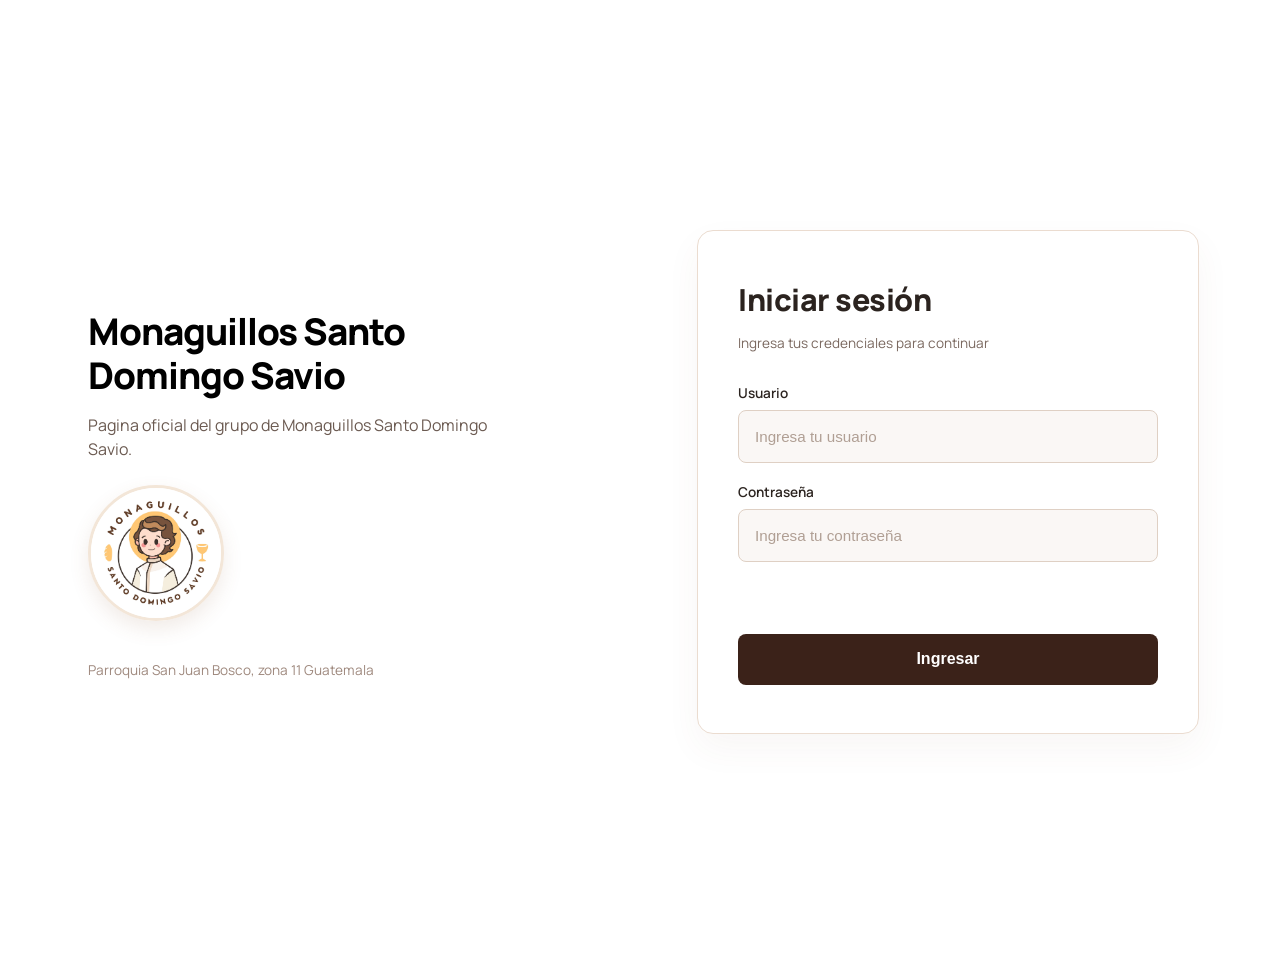
<file: index.html>
<!DOCTYPE html>
<html lang="es">
<head>
    <meta charset="UTF-8">
    <meta name="viewport" content="width=device-width, initial-scale=1.0">
    <title>Monaguillos Santo Domingo Savio - Iniciar Sesión</title>
    <!-- Fuentes de Google Fonts (Manrope) -->
    <link rel="preconnect" href="https://fonts.googleapis.com">
    <link rel="preconnect" href="https://fonts.gstatic.com" crossorigin>
    <link href="https://fonts.googleapis.com/css2?family=Manrope:wght@400;600;700;800&display=swap" rel="stylesheet">
    
    <!-- Archivos CSS -->
    <link rel="stylesheet" href="style.css">
    <link rel="stylesheet" href="banner.css">
    <link rel="stylesheet" href="graphics.css">
</head>
<body>
    <main class="main-banner">
        <div class="grid-container">
            
            <!-- Columna Izquierda: Título, descripción y la imagen integrada debajo -->
            <div class="content">
                <h1 class="s-center">
                    Monaguillos <span class="line-2">Santo</span><br>
                    <span class="line-2">Domingo Savio</span>
                </h1>
                <p class="description s-center">
                    Pagina oficial del grupo de Monaguillos Santo Domingo Savio.
                </p>
                
                <!-- Imagen colocada debajo de la descripción con la etiqueta img y atributo src -->
                <div class="logo-container">
                    <img src="logo.jpg" alt="Monaguillos Santo Domingo Savio" class="banner-logo">
                </div>

                <div class="footer-left">
                    Parroquia San Juan Bosco, zona 11 Guatemala
                </div>
            </div>

            <!-- Columna Derecha: Formulario de Login -->
            <div class="graphic">
                <div class="graphics-circles">
                    <div class="glow-effect"></div>
                </div>

                <div class="login-wrapper">
                    <div class="login-header">
                        <h2>Iniciar sesión</h2>
                        <p>Ingresa tus credenciales para continuar</p>
                    </div>

                    <form id="loginForm" class="login-form">
                        <div class="input-group">
                            <label for="usuario">Usuario</label>
                            <input type="text" id="usuario" placeholder="Ingresa tu usuario" required>
                        </div>

                        <div class="input-group">
                            <label for="contrasena">Contraseña</label>
                            <input type="password" id="contrasena" placeholder="Ingresa tu contraseña" required>
                        </div>

                        <div id="mensajeError" class="mensaje-error"></div>

                        <button type="submit" class="btn-ingresar">Ingresar</button>
                    </form>
                </div>
            </div>

        </div>
    </main>

    <!-- Archivo JavaScript -->
    <script src="script.js"></script>
</body>
</html>
</file>
<file: style.css>
/* ==========================================================
   ESTILOS GENERALES Y TIPOGRAFÍA UNIFICADA
   ========================================================== */
body {
    background-color: #ffffff;
    color: #3d342f;
    font-family: 'Manrope', sans-serif;
    margin: 0;
    padding: 0;
}

/* ==========================================================
   ESTILOS DE LOGIN (Ventana Anterior)
   ========================================================== */
.main-banner {
    background-color: #ffffff;
    padding: 2.5rem 1rem;
    min-height: 100vh;
    display: flex;
    align-items: center;
    justify-content: center;
}

.grid-container {
    max-width: 1200px;
    width: 100%;
    margin: 0 auto;
    display: grid;
    grid-template-columns: 1fr;
    gap: 2rem;
}

@media screen and (min-width: 1024px) {
    .grid-container {
        grid-template-columns: 1fr 1fr;
        align-items: center;
    }
}

.content {
    position: relative;
    padding: 2.5rem 3rem;
    z-index: 2;
    background: #ffffff;
}

.content h1 {
    font-weight: 800;
    font-size: 2.3rem;
    line-height: 1.2;
    margin-bottom: 1rem;
    letter-spacing: -1px;
    color: #000000;
}

.content h1 .line-2 {
    color: #000000;
}

.content .description {
    font-size: 1rem;
    color: #6b5a51;
    max-width: 400px;
    line-height: 1.5;
    margin-bottom: 1.5rem;
}

.logo-container {
    margin: 1.2rem 0;
    display: flex;
    align-items: center;
}

.banner-logo {
    width: 130px;
    height: 130px;
    object-fit: cover;
    border-radius: 50%;
    border: 3px solid #f3e6d8;
    box-shadow: 0 8px 20px rgba(138, 93, 60, 0.12);
}

.graphic {
    position: relative;
    display: flex;
    flex-direction: column;
    justify-content: center;
    align-items: center;
    padding: 2rem;
    background: #ffffff; 
}

.login-wrapper {
    position: relative;
    z-index: 2;
    width: 100%;
    max-width: 420px;
    background: #ffffff;
    padding: 3rem 2.5rem;
    border-radius: 1rem;
    border: 1px solid #ebdcd0;
    box-shadow: 0 15px 35px rgba(120, 80, 50, 0.05);
}

.login-header h2 {
    font-size: 1.9rem;
    margin: 0 0 0.5rem 0;
    font-weight: 800;
    color: #2b231f;
}

.login-header p {
    font-size: 0.85rem;
    color: #7a685f;
    margin-bottom: 2rem;
}

.input-group {
    margin-bottom: 1.25rem;
    display: flex;
    flex-direction: column;
}

.input-group label {
    font-size: 0.85rem;
    margin-bottom: 0.5rem;
    font-weight: 600;
    color: #4a3d36;
}

.input-group input {
    height: 3.2rem;
    background: #faf7f5;
    border: 1px solid #dfd0c4;
    padding: 0 1rem;
    border-radius: 0.5rem;
    color: #2b231f;
    font-size: 0.95rem;
    outline: none;
    transition: all 0.3s ease;
}

.input-group input:focus {
    border-color: #a36232;
    background: #ffffff;
    box-shadow: 0 0 0 3px rgba(163, 98, 50, 0.12);
}

.btn-ingresar {
    width: 100%;
    height: 3.2rem;
    background-color: #a36232;
    color: #ffffff;
    border: none;
    border-radius: 0.5rem;
    font-size: 1rem;
    font-weight: 800;
    cursor: pointer;
    margin-top: 1rem;
    transition: all 0.3s ease;
}

.btn-ingresar:hover {
    background-color: #3b2219;
    box-shadow: 0 4px 15px rgba(163, 98, 50, 0.25);
}

.mensaje-error {
    font-size: 0.85rem;
    margin-bottom: 1rem;
    text-align: center;
    font-weight: 600;
    min-height: 20px;
    color: #a36232 !important;
}

/* ==========================================================
   ESTILOS DE DASHBOARD (Ventana Posterior al Login)
   ========================================================== */
.dashboard-layout {
    display: flex;
    min-height: 100vh;
    background-color: #ffffff;
}

/* Sidebar (Barra Lateral) - Café oscuro y elegante */
.dashboard-sidebar {
    width: 260px;
    background-color: #3b2219; /* Tono café oscuro sofisticado */
    color: #ffffff;
    display: flex;
    flex-direction: column;
    padding: 1.5rem 0;
}

.sidebar-logo {
    padding: 0 1.5rem 1.5rem 1.5rem;
    font-size: 1.4rem;
    font-weight: 800;
    letter-spacing: 1px;
    border-bottom: 1px solid rgba(255, 255, 255, 0.1);
}

.sidebar-menu {
    list-style: none;
    padding: 1rem 0;
    margin: 0;
}

.sidebar-menu li a {
    display: block;
    padding: 0.85rem 1.5rem;
    color: #d4c5bd;
    text-decoration: none;
    font-weight: 600;
    font-size: 0.95rem;
    transition: all 0.3s ease;
}

.sidebar-menu li.active a,
.sidebar-menu li a:hover {
    background-color: #ffffff;
    color: #3b2219; /* Coincide con el nuevo tono principal */
    border-left: 4px solid #5c3528; 
}

/* Contenido Principal del Dashboard */
.dashboard-main-content {
    flex: 1;
    background-color: #ffffff;
    display: flex;
    flex-direction: column;
}

.dashboard-topbar {
    display: flex;
    justify-content: space-between;
    align-items: center;
    padding: 1.5rem 2.5rem;
    border-bottom: 1px solid #e6d7d0;
}

.dashboard-title h1 {
    font-size: 2.1rem;
    font-weight: 800;
    color: #2b1a14;
    margin: 0 0 0.3rem 0;
}

.dashboard-title p {
    font-size: 1.3rem;
    color: #7a6157;
    margin: 0;
}

/* Contenedor derecho (Perfil + Botón de Salida) */
.topbar-right {
    display: flex;
    align-items: center;
    gap: 1rem;
}

.user-profile-badge {
    background: #ffffff;
    border: 1px solid #e6d7d0;
    padding: 0.5rem 1rem;
    border-radius: 0.5rem;
    text-align: right;
    box-shadow: 0 4px 12px rgba(59, 34, 25, 0.04);
}

.user-profile-badge .user-name {
    display: block;
    font-weight: 700;
    font-size: 0.9rem;
    color: #2b1a14;
}

.user-profile-badge .user-role {
    font-size: 0.75rem;
    color: #7c4430; /* Tono café terracota más sobrio */
}

/* Botón de Cerrar Sesión */
.btn-cerrar-sesion {
    background-color: #ffffff;
    color: #3b2219;
    border: 1.7px solid #3b2219;
    padding: 0.8rem 1.3rem;
    border-radius: 0.8rem;
    font-family: 'Manrope', sans-serif;
    font-weight: 700;
    font-size: 1rem;
    text-decoration: none;
    cursor: pointer;
    transition: all 0.3s ease;
    box-shadow: 0 4px 12px rgba(59, 34, 25, 0.04);
}

.btn-cerrar-sesion:hover {
    background-color: #e8cccc;
    border-color: #FF0000;
    box-shadow: 0 4px 15px rgba(59, 34, 25, 0.12);
}

/* Cuerpo de métricas y tarjetas */
.dashboard-content-body {
    padding: 2.5rem;
}

.metrics-grid {
    display: grid;
    grid-template-columns: repeat(auto-fit, minmax(220px, 1fr));
    gap: 1.5rem;
    margin-bottom: 2.5rem;
}

.metric-card {
    background: #ffffff;
    border: 1px solid #e6d7d0;
    padding: 1.5rem;
    border-radius: 0.75rem;
    box-shadow: 0 10px 25px rgba(59, 34, 25, 0.03);
}

.metric-card h3 {
    font-size: 0.85rem;
    color: #7a6157;
    margin: 0 0 0.5rem 0;
    font-weight: 600;
}

.metric-card .metric-value {
    font-size: 2.2rem;
    font-weight: 800;
    color: #2b1a14;
    margin: 0 0 0.3rem 0;
}

.metric-card .metric-desc {
    font-size: 0.75rem;
    color: #a18b80;
    margin: 0;
}

/* Tarjeta de Actividad Reciente */
.recent-activity-card {
    background: #ffffff;
    border: 1px solid #e6d7d0;
    border-radius: 0.75rem;
    padding: 2rem;
    box-shadow: 0 10px 25px rgba(59, 34, 25, 0.03);
}

.activity-header {
    display: flex;
    justify-content: space-between;
    align-items: center;
    margin-bottom: 1.5rem;
}

.activity-header h2 {
    font-size: 1.2rem;
    font-weight: 800;
    color: #2b1a14;
    margin: 0 0 0.2rem 0;
}

.activity-header p {
    font-size: 0.8rem;
    color: #7a6157;
    margin: 0;
}

.btn-nuevo-paquete {
    background-color: #3b2219; /* Café oscuro elegante */
    color: #ffffff;
    border: none;
    padding: 0.6rem 1.2rem;
    border-radius: 0.5rem;
    font-family: 'Manrope', sans-serif;
    font-weight: 700;
    font-size: 0.9rem;
    cursor: pointer;
    transition: all 0.3s ease;
}

.btn-nuevo-paquete:hover {
    background-color: #5c3528; /* Tono ligeramente más claro al pasar el mouse */
    box-shadow: 0 4px 12px rgba(59, 34, 25, 0.25);
}

.activity-table-wrapper {
    width: 100%;
    overflow-x: auto;
}

.activity-table {
    width: 100%;
    border-collapse: collapse;
    text-align: left;
}

.activity-table th {
    font-size: 0.85rem;
    color: #7a6157;
    font-weight: 700;
    padding: 0.75rem 1rem;
    border-bottom: 1px solid #e6d7d0;
}

.activity-table td.empty-state {
    padding: 2.5rem 1rem;
    text-align: center;
    color: #a18b80;
    font-size: 0.9rem;
}

.about-container {
    display: flex;
    flex-direction: column;
    gap: 2rem;
}

/* Tarjeta base con imagen de fondo */

.hero-card_2 {
    position: relative;
    width: 100%;
    min-height: 500px; /* <--- Cambia este valor a más (ej. 600px) */
    border-radius: 1rem;
    background-size: cover;
    background-position: center;
    overflow: hidden;
    box-shadow: 0 10px 25px rgba(59, 34, 25, 0.08);
}
.hero-card_4 {
    position: relative;
    width: 40%;
    min-height: 350px; /* <--- Cambia este valor a más (ej. 600px) */
    border-radius: 1rem;
    background-size: cover;
    background-position: center;
    overflow: hidden;
    box-shadow: 0 10px 25px rgba(59, 34, 25, 0.08);
}
/* Reemplaza 'img/mision.jpg' y 'img/vision.jpg' con las rutas reales de tus fotografías */
.mision-bg {
    background-image: url('mision.jpeg'); 
}

.vision-bg {
    background-image: url('vision.jpeg'); 
}
.fondo-bg {
    background-image: url('coordi.jpeg'); 
}
.fondo2-bg {
    background-image: url('j.jpg'); 
}
.fondo3-bg {
    background-image: url('corazon.jpeg');
}
.fondo4-bg {
    background-image: url('img6.jpeg');
}
.fondo5-bg {
    background-image: url('img25.jpeg');
}
.fondo6-bg {
    background-image: url('rosario.jpg');
}
.fondo7-bg {
    background-image: url('tesoreria.jpg');
}
.fondo10-bg {
    background-image: url('secre.jpeg');
}
.fondo11-bg {
    background-image: url('comu.jpeg');
}
.fondo12-bg {
    background-image: url('al.jpg');
}
.card-overlay_2 {
    position: absolute;
    top: 0;
    left: 0;
    width: 100%;
    height: 100%;
    background-color: rgba(40, 35, 33, 0.75); /* Tono café oscuro semitransparente */
    backdrop-filter: blur(1px); /* Efecto difuminado elegante */
    display: flex;
    flex-direction: column;
    justify-content: flex-start; /* Manda el contenido hacia la parte superior */
    padding: 0 3rem 2.5rem 3rem;
}


/* Estilos de tipografía en color blanco para resaltar sobre el fondo */
.card-overlay h2 {
    font-size: 2.2rem;
    font-weight: 800;
    color: #ffffff;
    margin-bottom: 0.8rem;
    font-family: 'Manrope', sans-serif;
}
.card-overlay_2 h2 {
    font-size: 2rem;
    font-weight: 800;
    color: #ffffff;
    margin-bottom: 0.8rem;
    font-family: 'Manrope', sans-serif;
}

.card-overlay p {
    font-size: 1.2rem;
    color: #f3eae6;
    line-height: 1.6;
    margin: 0;
    max-width: 900px;
    font-family: 'Manrope', sans-serif;
}
.card-overlay_2 p {
    font-size: 1rem;
    color: #f3eae6;
    line-height: 1.6;
    margin: 0;
    max-width: 900px;
    font-family: 'Manrope', sans-serif;
}
.card-overlay_2 h1 {
    font-size: 1.5rem;
    color: #f3eae6;
    line-height: 1.6;
    margin: 0;
    max-width: 900px;
    font-family: 'Manrope', sans-serif;
}

/* Color por defecto para los elementos de la barra */
.sidebar-menu li a {
    display: block;
    padding: 0.85rem 1.5rem;
    color: #d4c5bd;
    text-decoration: none;
    font-weight: 600;
    font-size: 0.95rem;
    transition: all 0.25s ease;
    border-radius: 0 20px 20px 0;
    margin-right: 15px;
}

.sidebar-menu li a:hover {
    background-color: rgba(255, 255, 255, 0.08);
    color: #ffffff;
}

/* Estilo exclusivo para el botón activo en la página actual (Fondo Blanco) */
.sidebar-menu li.active a {
    background-color: #ffffff;
    color: #3b2219;
    font-weight: 700;
    box-shadow: 0 4px 12px rgba(0, 0, 0, 0.1);
}
.inicio-bg {
    background-image: url('inicio.jpeg'); 
}
.dashboard-content-body {
    display: flex;
    flex-direction: column;
    flex: 1;
}

.about-container {
    display: flex;
    flex-direction: column;
    flex: 1;
    height: 100%;
}

.hero-card {
    position: relative;
    width: 100%;
    flex: 1;
    min-height: 400px; /* Puedes ajustar esta altura mínima según prefieras */
    border-radius: 1rem;
    background-size: cover;
    background-position: center;
    overflow: hidden;
    box-shadow: 0 10px 25px rgba(59, 34, 25, 0.08);
}

/* Estilo para los enlaces dentro de las tarjetas */
.card-overlay p a,
.card-overlay_2 p a,
.card-overlay li a,
.card-overlay_2 li a {
    color: #6eacde; /* Color marfil claro similar al de tus textos */
    text-decoration: underline; /* Muestra que es un enlace */
    
    transition: color 0.2s ease;
}

/* Efecto cuando pasan el ratón por encima del enlace */
.card-overlay p a:hover,
.card-overlay_2 p a:hover,
.card-overlay li a:hover,
.card-overlay_2 li a:hover {
    color: #ffb787; /* Un tono cálido que resalta al pasar el mouse */
}
/* Contenedor de la tarjeta de video */
.video-card {
    position: relative;
    width: 100%;
    min-height: 500px; /* Ajusta la altura según lo necesites */
    border-radius: 1rem;
    overflow: hidden;
    box-shadow: 10px 25px rgba(59, 34, 25, 0.08);
}

/* Hace que el video ocupe exactamente el espacio del recuadro estándar */
.hero-card .bg-video {
    position: absolute;
    top: 0;
    left: 0;
    width: 100%;
    height: 100%;
    object-fit: cover; /* Evita que el video se estire o se deforme */
    z-index: 1;
}

/* 1. Tarjeta base con fondo sólido (mismo café del sidebar) */
.hero-card-solid {
    position: relative;
    width: 100%;
    /* Altura mínima para que no se vea vacía si no hay imagen */
    min-height: 400px; 
    border-radius: 1rem;
    background-color: #3b2219; /* Tono café oscuro de tu sistema */
    overflow: hidden;
    box-shadow: 0 10px 25px rgba(59, 34, 25, 0.08);
    display: flex;
    flex-direction: column;
}

/* 2. Bloque superior para textos y controles (padding) */
.card-content-header {
    padding: 2.5rem 3rem 1.5rem 3rem; /* padding inferior reducido */
}

/* Tipografía en blanco para resaltar */
.card-content-header h2 {
    font-size: 2.2rem;
    font-weight: 800;
    color: #ffffff;
    margin-bottom: 0.8rem;
    font-family: 'Manrope', sans-serif;
}

.card-content-header p,
.card-content-header li {
    font-size: 1.2rem;
    color: #f3eae6; /* Marfil claro */
    line-height: 1.6;
    margin: 0;
    font-family: 'Manrope', sans-serif;
}

.card-content-header p strong {
    font-weight: 700;
    color: #ffffff;
}

.card-content-header a {
    color: #ffb787; /* Un color cálido que resalte para los links */
    text-decoration: underline;
    word-break: break-all;
}

/* 3. Controles de imagen (botones) */
.image-controls {
    margin-top: 1.5rem;
    display: flex;
    gap: 1rem;
    align-items: center;
}

/* Botón Agregar: Café más claro o Terracota */
.btn-subir-imagen {
    background-color: #a36232; 
    color: #ffffff;
    padding: 0.6rem 1.2rem;
    border-radius: 0.5rem;
    font-family: 'Manrope', sans-serif;
    font-weight: 700;
    font-size: 0.9rem;
    cursor: pointer;
    transition: all 0.3s ease;
    display: inline-block;
}

.btn-subir-imagen:hover {
    background-color: #5c3528;
}

/* Botón Eliminar: Contorno terracota */
.btn-eliminar-imagen {
    background-color: transparent;
    color: #ffb787;
    border: 1.5px solid #ffb787;
    padding: 0.5rem 1rem;
    border-radius: 0.5rem;
    font-family: 'Manrope', sans-serif;
    font-weight: 700;
    font-size: 0.9rem;
    cursor: pointer;
    transition: all 0.3s ease;
}

.btn-eliminar-imagen:hover {
    background-color: #f4f4f4;
}

/* 4. Contenedor independiente para la Imagen de Contenido (espacio señalado) */
.content-image-display {
    width: 100%;
    padding: 0 3rem 2.5rem 3rem; /* Espaciado lateral y de fondo */
    margin-top: auto; /* Empuja el contenedor hacia abajo */
    box-sizing: border-box;
}

/* Estilo de la imagen: Nítida, sin opacidad y ajustada al ancho */
.content-image-display img {
    width: 100%;
    height: auto; /* Mantiene proporciones */
    max-height: 500px; /* Limita altura máxima para no romper el dashboard */
    border-radius: 0.75rem; /* Bordes redondeados sutiles para la imagen */
    object-fit: contain; /* Asegura que se vea completa */
    border: 1px solid rgba(255, 255, 255, 0.1); /* Un borde muy sutil opcional */
}
/* Tarjeta principal con fondo sólido café oscuro */
.hero-card-solid {
    position: relative;
    width: 100%;
    min-height: auto;
    border-radius: 1rem;
    background-color: #3b2219; /* Tono café institucional */
    box-shadow: 0 10px 25px rgba(59, 34, 25, 0.08);
    display: flex;
    flex-direction: column;
    overflow: hidden;
}

/* Espacio superior para títulos y enlaces */
.card-content-header {
    padding: 2.5rem 3rem 1.5rem 3rem;
}

.card-content-header h2 {
    font-size: 2.2rem;
    font-weight: 800;
    color: #ffffff;
    margin-bottom: 0.8rem;
    font-family: 'Manrope', sans-serif;
}

.card-content-header p,
.card-content-header li {
    font-size: 1.1rem;
    color: #f3eae6;
    line-height: 1.6;
    margin: 0;
    font-family: 'Manrope', sans-serif;
}

.card-content-header a {
    color: #ffb787;
    text-decoration: underline;
    word-break: break-all;
}

/* Controles de botones */
.image-controls {
    margin-top: 1.5rem;
    display: flex;
    gap: 1rem;
    align-items: center;
}

.btn-subir-imagen {
    background-color: #874430;
    color: #ffffff;
    border: 2.1px solid #0a0a0a;
    padding: 0.6rem 1.2rem;
    border-radius: 0.5rem;
    font-family: 'Manrope', sans-serif;
    font-weight: 700;
    font-size: 0.9rem;
    cursor: pointer;
    transition: all 0.3s ease;
    display: inline-block;
}

.btn-subir-imagen:hover {
    background-color: #825d51;
}

.btn-eliminar-imagen {
    background-color: #ffffff;
    color: #0a0a0a;
    border: 2.1px solid #0a0a0a;
    padding: 0.5rem 1rem;
    border-radius: 0.5rem;
    font-family: 'Manrope', sans-serif;
    font-weight: 700;
    font-size: 0.9rem;
    cursor: pointer;
    transition: all 0.3s ease;
}

.btn-eliminar-imagen:hover {
    background-color: rgba(226, 209, 208, 0.748);
}

/* Cuadro cuadrado exclusivo para la imagen (sin pasarse de la línea y sin difuminado) */
.content-image-box {
    width: calc(100% - 6rem); /* Respeta los 3rem de margen a cada lado */
    margin: 0 auto 2.5rem auto; /* Centrado y separado del borde inferior */
    background-color: #ffffff; /* Fondo blanco interno para el cuadro de la imagen */
    border-radius: 0.75rem;
    border: 2px solid rgba(255, 255, 255, 0.2);
    padding: 1rem;
    display: flex;
    justify-content: center;
    align-items: center;
    box-sizing: border-box;
}

/* Estilo de la imagen dentro de su cuadro */
.content-image-box img {
    width: 100%;
    height: auto;
    max-height: 450px;
    object-fit: contain; /* Muestra toda la imagen nítida sin recortarla */
    border-radius: 0.5rem;
    display: block;
}
/* Ruta de la imagen de fondo original para Calendario */
.calendario-bg {
    background-image: url('img/calendario.jpeg'); /* Verifica que la ruta y extensión coincidan con tu archivo */
}

/* Ajuste de la capa overlay para que acomode los textos arriba y la imagen abajo */
.card-overlay_2 {
    position: absolute;
    top: 0;
    left: 0;
    width: 100%;
    height: 100%;
    background-color: rgba(43, 26, 20, 0.75); /* Mantiene el fondo oscuro translúcido */
    backdrop-filter: blur(1px);
    display: flex;
    flex-direction: column;
    justify-content: flex-start;
    padding: 2.5rem 3rem;
    box-sizing: border-box;
    overflow-y: auto; /* Permite scroll interno si la tarjeta subida es muy grande */
}

/* Recuadro blanco independiente, nítido y cuadrado para la imagen nueva */
.content-image-box {
    width: 100%;
    max-width: 600px; /* Limita el ancho del recuadro para que mantenga forma cuadrada/ordenada */
    margin-top: 1.5rem;
    background-color: #ffffff; /* Cuadro blanco que resalta la imagen subida */
    border-radius: 0.75rem;
    padding: 0.75rem;
    box-shadow: 0 8px 20px rgba(0, 0, 0, 0.25);
    display: flex;
    justify-content: center;
    align-items: center;
    box-sizing: border-box;
}

.content-image-box img {
    width: 100%;
    height: auto;
    max-height: 400px;
    object-fit: contain; /* Imagen 100% nítida y ajustada */
    border-radius: 0.5rem;
    display: block;
}
/* ==========================================================
   MÓDULO DE SECCIÓN CON VIDEO (Vida Fraterna)
   ========================================================== */
.hero-card.video-card {
    position: relative;
    width: 100%;
    min-height: 480px;
    border-radius: 1rem;
    overflow: hidden;
    box-shadow: 0 10px 25px rgba(59, 34, 25, 0.08);
    background-color: #3b2219;
}

.hero-card .bg-video {
    position: absolute;
    top: 0;
    left: 0;
    width: 100%;
    height: 100%;
    object-fit: cover;
    z-index: 1;
}

/* Capa oscura superpuesta con texto alineado ARRIBA */
.card-overlay {
    position: absolute;
    top: 0;
    left: 0;
    width: 100%;
    height: 100%;
    z-index: 2;
    background-color: rgba(43, 26, 20, 0.75);
    backdrop-filter: blur(1px);
    display: flex;
    flex-direction: column;
    justify-content: flex-start;
    padding: 2.5rem 3rem;
    box-sizing: border-box;
    overflow-y: auto;
}


.card-overlay_2 {
    position: absolute;
    top: 0;
    left: 0;
    width: 100%;
    height: 100%;
    background-color: rgba(43, 26, 20, 0.75);
    backdrop-filter: blur(1px);
    display: flex;
    flex-direction: column;
    justify-content: flex-start;
    padding: 0 3rem 2.5rem 3rem;
}
/* Tipografía de Overlays */
.card-overlay h2 {
    font-size: 2.2rem;
    font-weight: 800;
    color: #ffffff;
    margin-top: 0.8rem;
    margin-bottom: 0.8rem;
    font-family: 'Manrope', sans-serif;
}

.card-overlay_2 h2 {
    font-size: 2rem;
    font-weight: 800;
    color: #ffffff;
    margin-bottom: 0.8rem;
    font-family: 'Manrope', sans-serif;
}

.card-overlay p,
.card-overlay li {
    font-size: 1.1rem;
    color: #f3eae6;
    line-height: 1.6;
    margin: 0;
    font-family: 'Manrope', sans-serif;
}
.card-overlay_2 li {
    font-size: 1.1rem;
    color: #f3eae6;
    line-height: 1.6;
    margin: 0;
    font-family: 'Manrope', sans-serif;
}

.card-overlay p a,
.card-overlay_2 p a,
.card-overlay li a,
.card-overlay_2 li a {
    color: #6eacde;
    text-decoration: underline;
    transition: color 0.2s ease;
    word-break: break-all;
}

.card-overlay p a:hover,
.card-overlay_2 p a:hover,
.card-overlay li a:hover,
.card-overlay_2 li a:hover {
    color: #ffb787;
}
/* Contenedor del recuadro con el ancho exacto que deseas */
.video-box-container {
    position: relative;
    width: 93%;              /* Ocupa el 90% del espacio disponible para dejar márgenes a los lados */
    min-height: 520px;       /* Limita el tamaño máximo para que no crezca demasiado en pantallas grandes */
    margin: 30px auto;       /* Centra el cuadro horizontalmente y le da espacio arriba y abajo */
    border-radius: 20px;
    overflow: hidden;
    justify-content: flex-start; /* Manda el contenido        /* Evita que el video borroso se salga de las esquinas redondeadas */
    box-shadow: 0 10px 30px rgba(0, 0, 0, 0.3);
}

/* Configuración y desenfoque del video de fondo */
.bg-video {
    position: absolute;
    top: 50%;
    left: 50%;
    min-width: 100%;
    min-height: 100%;
    width: auto;
    height: auto;
    z-index: 1;
    transform: translate(-50%, -50%) scale(1.1); /* Escala ligera para corregir bordes transparentes al difuminar */
    filter: blur(1px); /* Nivel de difuminado del video */
    object-fit: cover;
}

/* Capa de oscurecimiento (Overlay) para que el texto resalte sobre el video */
.video-overlay {
    position: absolute;
    top: 0;
    left: 0;
    width: 100%;
    height: 100%;
    background-color: rgba(30, 15, 10, 0.78); /* Tono marrón oscuro translúcido */
    z-index: 2;
}

/* Contenido de texto y enlaces */
.video-box-content {
    position: relative;
    z-index: 3;
    padding: 40px;
    color: #42372d;
    font-family: 'Manrope', sans-serif;
}

.video-box-content h2 {
    font-size: 1.7rem;
    font-weight: 800;
    letter-spacing: 1px;
    margin-top: 25px;
    margin-bottom: 12px;
    color: #ffffff;
}

.video-box-content h2:first-child {
    margin-top: 0;
}

.video-box-content ul {
    list-style-type: disc;
    padding-left: 25px;
    margin-bottom: 20px;
}

.video-box-content a {
    color: #6eacde;
    text-decoration: underline;
    word-break: break-all;
    font-size: 1rem;
    transition: color 0.2s ease;
}

.video-box-content a:hover {
    color: #ffb787;
}
/* ==========================================================
   ESTILOS DE GALERÍA (Estilo Cuadrícula Fotos / Videos)
   ========================================================== */

/* Contenedor de Cuadrícula Responsive */
.gallery-grid {
    display: grid;
    grid-template-columns: repeat(auto-fill, minmax(220px, 1fr));
    gap: 1.25rem;
    width: 100%;
}

/* Tarjeta individual de foto/video */
.gallery-item {
    position: relative;
    aspect-ratio: 1 / 1; /* Mantiene proporciones cuadradas perfectas */
    border-radius: 0.85rem;
    overflow: hidden;
    background-color: #3b2219;
    cursor: pointer;
    box-shadow: 0 4px 15px rgba(59, 34, 25, 0.08);
    transition: transform 0.3s ease, box-shadow 0.3s ease;
}

.gallery-item:hover {
    transform: translateY(-4px);
    box-shadow: 0 10px 25px rgba(59, 34, 25, 0.2);
}

/* Ajuste de imágenes y videos dentro de la cuadrícula */
.gallery-item img,
.gallery-item video {
    width: 100%;
    height: 100%;
    object-fit: cover;
    display: block;
}

/* Etiqueta de duración sobre los videos */
.video-duration {
    position: absolute;
    bottom: 0.6rem;
    right: 0.6rem;
    background-color: rgba(0, 0, 0, 0.65);
    color: #ffffff;
    font-size: 0.75rem;
    font-weight: 700;
    padding: 0.25rem 0.55rem;
    border-radius: 0.4rem;
    backdrop-filter: blur(4px);
    z-index: 2;
}

/* Capa oscura suave al pasar el cursor */
.item-overlay {
    position: absolute;
    top: 0;
    left: 0;
    width: 100%;
    height: 100%;
    background-color: rgba(59, 34, 25, 0.45);
    display: flex;
    align-items: center;
    justify-content: center;
    opacity: 0;
    transition: opacity 0.3s ease;
    z-index: 3;
}

.item-overlay span {
    color: #ffffff;
    font-weight: 700;
    font-size: 0.9rem;
    background-color: rgba(59, 34, 25, 0.85);
    padding: 0.5rem 1rem;
    border-radius: 2rem;
    border: 1px solid rgba(255, 255, 255, 0.3);
}

.gallery-item:hover .item-overlay {
    opacity: 1;
}

/* ==========================================================
   VISOR A PANTALLA COMPLETA (LIGHTBOX)
   ========================================================== */
.gallery-lightbox {
    position: fixed;
    top: 0;
    left: 0;
    width: 100vw;
    height: 100vh;
    background-color: rgba(20, 10, 5, 0.9);
    backdrop-filter: blur(8px);
    display: none;
    align-items: center;
    justify-content: center;
    z-index: 9999;
    padding: 2rem;
    box-sizing: border-box;
}

.lightbox-close {
    position: absolute;
    top: 1.5rem;
    right: 2rem;
    color: #ffffff;
    font-size: 2.5rem;
    font-weight: 800;
    cursor: pointer;
    line-height: 1;
    transition: color 0.2s ease;
}

.lightbox-close:hover {
    color: #ffb787;
}

.lightbox-content-wrapper {
    max-width: 90vw;
    max-height: 85vh;
    display: flex;
    justify-content: center;
    align-items: center;
}

.lightbox-content-wrapper img,
.lightbox-content-wrapper video {
    max-width: 100%;
    max-height: 85vh;
    border-radius: 0.75rem;
    box-shadow: 0 15px 40px rgba(0, 0, 0, 0.5);
    object-fit: contain;
}
/* Estilos para Tarjetas/Apartados de Enlaces a PDF */
.pdf-link-card {
    margin: 0.5rem 0 1.5rem 0;
}

.btn-pdf-link {
    display: inline-flex;
    align-items: center;
    gap: 0.8rem;
    background-color: rgba(255, 255, 255, 0.12);
    border: 1.5px solid rgba(255, 255, 255, 0.3);
    padding: 0.75rem 1.2rem;
    border-radius: 0.6rem;
    color: #ffffff !important;
    text-decoration: none !important;
    font-weight: 700;
    font-size: 1rem;
    backdrop-filter: blur(4px);
    transition: all 0.3s ease;
}

.btn-pdf-link:hover {
    background-color: #a36232;
    border-color: #ffb787;
    transform: translateY(-2px);
    box-shadow: 0 5px 15px rgba(0, 0, 0, 0.3);
}

.pdf-icon {
    background-color: #e74c3c;
    color: #ffffff;
    font-size: 0.75rem;
    font-weight: 800;
    padding: 0.25rem 0.5rem;
    border-radius: 0.3rem;
    letter-spacing: 0.5px;
}
.admin-controls {
    margin-top: 15px;
    margin-bottom: 20px;
    display: flex;
    gap: 12px;
    align-items: center;
}

/* Base común utilizando la fuente Manrope */
.btn-upload, 
.btn-delete {
    font-family: 'Manrope', -apple-system, BlinkMacSystemFont, "Segoe UI", Roboto, sans-serif;
    font-weight: 700;
    font-size: 0.88rem;
    padding: 10px 18px;
    border-radius: 20px; /* Bordes redondeados integrados con el panel */
    cursor: pointer;
    transition: all 0.25s ease;
    display: inline-flex;
    align-items: center;
    justify-content: center;
    gap: 8px;
    outline: none;
    backdrop-filter: blur(4px);
}

/* Botón "Agregar / Cambiar imagen" (Tono marrón principal elegante) */
.btn-upload {
    background-color: #824529; /* Tono de la barra lateral */
    color: #ffffff;
    border: 1.5px solid rgba(0, 0, 0, 0.2);
    box-shadow: 0 4px 20px rgba(0, 0, 0, 0.15);
    padding: 0.6rem 1.2rem;
    border-radius: 0.5rem;
}

.btn-upload:hover {
    background-color: #523224;
}

/* Botón "Eliminar imagen" (Estilo secundario limpio con tono rojizo sutil) */
.btn-delete {
    background-color: rgba(255, 255, 255, 0.9);
    color: #8b2222;
    border: 1px solid #8b2222;
    box-shadow: 0 4px 10px rgba(0, 0, 0, 0.1);
    padding: 0.6rem 1.2rem;
    border-radius: 0.5rem;
}

.btn-delete:hover {
   background-color: #989191;

}

.btn-upload:active, 
.btn-delete:active {
    transform: translateY(0);
}
/* Contenedor individual de cada tarjeta para alinear el archivo y su botón sin bloquear */
        .gallery-card {
            display: flex;
            flex-direction: column;
            gap: 8px;
        }
        /* Botón de eliminar estético debajo del archivo */
        .btn-delete-card {
            background-color: #8b4513; /* Tono acorde a tu paleta espresso */
            color: white;
            border: none;
            padding: 6px 12px;
            font-size: 13px;
            font-family: 'Manrope', sans-serif;
            border-radius: 6px;
            cursor: pointer;
            transition: background-color 0.2s ease;
            align-self: flex-start;
        }
        .btn-delete-card:hover {
            background-color: #a02020; /* Tono rojo discreto al pasar el cursor */
        }
</file>
<file: banner.css>
body {
    background-color: #ffffff;
    color: #3d342f;
    font-family: 'Manrope', sans-serif;
    margin: 0;
}

.main-banner {
    background-color: #ffffff;
    padding: 2rem 1rem;
    min-height: 100vh;
    display: flex;
    align-items: center;
    justify-content: center;
}

.grid-container {
    max-width: 1200px;
    width: 100%;
    margin: 0 auto;
    display: grid;
    grid-template-columns: 1fr;
    gap: 2rem;
}

@media screen and (min-width: 1024px) {
    .grid-container {
        grid-template-columns: 1fr 1fr;
        align-items: center;
    }
}

/* Columna Izquierda */
.content {
    position: relative;
    padding: 2.5rem 3rem;
    z-index: 2;
    border-radius: 1rem;
    background: #ffffff;
}

.content h1 {
    font-family: 'Manrope', sans-serif;
    font-weight: 800;
    font-size: 2.3rem;
    line-height: 1.2;
    margin-bottom: 1rem;
    letter-spacing: -1px;
    color: #000000;
}

.content h1 .line-2 {
    color: #000000;
}

.content .description {
    font-size: 1rem;
    color: #6b5a51;
    max-width: 400px;
    line-height: 1.5;
    margin-bottom: 1.5rem;
}

/* Contenedor estético para la imagen debajo de la descripción */
.logo-container {
    margin: 1.2rem 0;
    display: flex;
    align-items: center;
}

.banner-logo {
    width: 130px;
    height: 130px;
    object-fit: cover;
    border-radius: 50%;
    border: 3px solid #f3e6d8;
    box-shadow: 0 8px 20px rgba(138, 93, 60, 0.12);
    transition: transform 0.3s ease;
}

.banner-logo:hover {
    transform: scale(1.04);
}

.footer-left {
    margin-top: 2.5rem;
    font-size: 0.85rem;
    color: #9e887d;
}

/* Columna Derecha / Formulario de Login (Sin ningún difuminado, fondo plano blanco) */
.graphic {
    position: relative;
    display: flex;
    flex-direction: column;
    justify-content: center;
    align-items: center;
    padding: 2rem;
    background: #ffffff; 
}

.login-wrapper {
    position: relative;
    z-index: 2;
    width: 100%;
    max-width: 420px;
    background: #ffffff;
    padding: 3rem 2.5rem;
    border-radius: 1rem;
    border: 1px solid #ebdcd0;
    box-shadow: 0 15px 35px rgba(120, 80, 50, 0.05);
}

.login-header h2 {
    font-size: 1.9rem;
    margin: 0 0 0.5rem 0;
    font-weight: 800;
    letter-spacing: -0.5px;
    color: #2b231f;
}

.login-header p {
    font-size: 0.85rem;
    color: #7a685f;
    margin-bottom: 2rem;
}

.input-group {
    margin-bottom: 1.25rem;
    display: flex;
    flex-direction: column;
}

.input-group label {
    font-size: 0.85rem;
    margin-bottom: 0.5rem;
    font-weight: 600;
    color: #2b231f;
}

.input-group input {
    height: 3.2rem;
    background: #faf7f5;
    border: 1px solid #dfd0c4;
    padding: 0 1rem;
    border-radius: 0.5rem;
    color: #2b231f;
    font-size: 0.95rem;
    outline: none;
    transition: all 0.3s ease;
}

.input-group input::placeholder {
    color: #b09f94;
}

.input-group input:focus {
    border-color: #3b2219;
    background: #ffffff;
    box-shadow: 0 0 0 3px rgba(163, 98, 50, 0.12);
}

.btn-ingresar {
    width: 100%;
    height: 3.2rem;
    background-color: #3b2219;
    color: #ffffff;
    border: none;
    border-radius: 0.5rem;
    font-size: 1rem;
    font-weight: 800;
    cursor: pointer;
    margin-top: 1rem;
    transition: all 0.3s ease;
}

.btn-ingresar:hover {
    background-color: #3b2219;
    box-shadow: 0 4px 15px rgba(163, 98, 50, 0.25);
}

.mensaje-error {
    font-size: 0.85rem;
    margin-bottom: 1rem;
    text-align: center;
    font-weight: 600;
    min-height: 20px;
}

.login-footer {
    text-align: center;
    font-size: 0.75rem;
    color: #a39287;
    margin-top: 2rem;
}

/* Estilos para el Dashboard */
.dashboard-main {
    flex-direction: column;
    justify-content: flex-start;
    background-color: #ffffff;
}

.dashboard-container {
    width: 100%;
    max-width: 1100px;
    margin: 0 auto;
    padding: 2rem;
}

.dashboard-header {
    display: flex;
    justify-content: space-between;
    align-items: center;
    border-bottom: 1px solid #ebdcd0;
    padding-bottom: 1.5rem;
    margin-bottom: 2rem;
}

.dashboard-title {
    font-family: 'Manrope', sans-serif;
    font-weight: 800;
    font-size: 1.8rem;
    margin: 0;
    color: #2b231f;
}

.dashboard-title .line-2 {
    color: #a36232;
}

.header-actions {
    display: flex;
    gap: 1rem;
    align-items: center;
}

.btn-pdf {
    background-color: #a36232;
    border: none;
    color: #ffffff;
    padding: 0.6rem 1.2rem;
    border-radius: 0.5rem;
    font-family: 'Manrope', sans-serif;
    font-weight: 800;
    cursor: pointer;
    transition: all 0.3s ease;
}

.btn-pdf:hover {
    background-color: #8c5228;
    box-shadow: 0 4px 12px rgba(163, 98, 50, 0.25);
}

.btn-cerrar-sesion {
    background: #fdf5f2;
    border: 1px solid #f4d0c7;
    color: #b93c1c;
    padding: 0.6rem 1.2rem;
    border-radius: 0.5rem;
    font-family: 'Manrope', sans-serif;
    font-weight: 700;
    cursor: pointer;
    transition: all 0.3s ease;
}

.btn-cerrar-sesion:hover {
    background: #fbeae5;
}

.welcome-card {
    background: #ffffff;
    border: 1px solid #ebdcd0;
    padding: 2.5rem;
    border-radius: 1rem;
    box-shadow: 0 15px 35px rgba(120, 80, 50, 0.05);
}

.welcome-card h2 {
    margin-top: 0;
    font-weight: 800;
    color: #2b231f;
}

.welcome-card p {
    color: #6b5a51;
    margin-bottom: 0;
}

.pdf-info {
    margin-top: 1.5rem;
    color: #4a3d36;
    font-size: 0.95rem;
}
</file>
<file: graphics.css>
.graphics-circles {
    position: absolute;
    top: 0;
    left: 0;
    width: 100%;
    height: 100%;
    overflow: hidden;
    z-index: 1;
    pointer-events: none;
}

.glow-effect {
    position: absolute;
    width: 450px;
    height: 450px;
    /* Eliminamos el verde por completo y dejamos transparente */
    background: transparent;
    top: 15%;
    left: 5%;
    border-radius: 50%;
    filter: blur(70px);
    animation: none; /* Desactivamos la animación del difuminado */
}

@keyframes pulse-glow {
    0% {
        transform: scale(0.9) translate(0, 0);
        opacity: 0;
    }
    100% {
        transform: scale(1.2) translate(30px, -15px);
        opacity: 0;
    }
}
</file>
